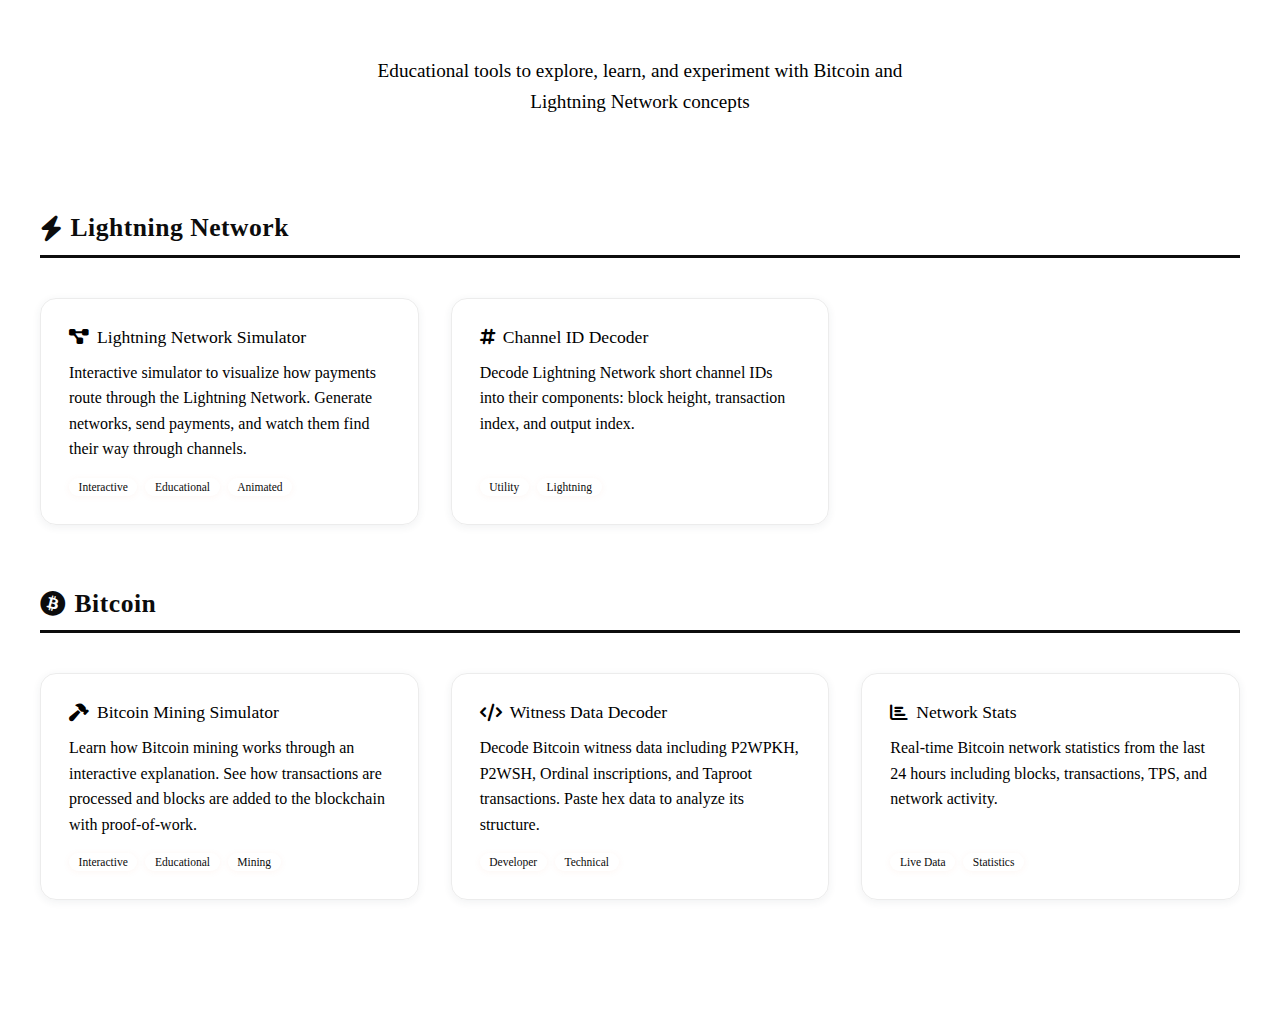
<file: index.html>
<!DOCTYPE html>
<html lang="en">
<head>
    <meta charset="UTF-8">
    <meta name="viewport" content="width=device-width, initial-scale=1.0">
    <title>Bitcoin Tools - Bitcoin Data Labs</title>
    
    <!-- Bitcoin Data Labs base styles -->
    <link rel="stylesheet" href="https://sorukumar.github.io/Bitcoin-Data-Labs/styles/styles.css">
    <!-- Font Awesome -->
    <link rel="stylesheet" href="https://cdnjs.cloudflare.com/ajax/libs/font-awesome/6.5.1/css/all.min.css">
    <!-- Shared tool styles -->
    <link rel="stylesheet" href="shared-tool-styles.css">
</head>
<body>
    <!-- Bitcoin Data Labs Header -->
    <div id="header"></div>
    
    <!-- Hero Section -->
    <div class="tools-hero">
        <p>Educational tools to explore, learn, and experiment with Bitcoin and Lightning Network concepts</p>
    </div>
    
    <!-- Tools Container -->
    <div class="tools-container">
        <!-- Lightning Network Tools -->
        <section>
            <h2 class="section-title">
                <i class="fas fa-bolt"></i>
                Lightning Network
            </h2>
            <div class="tools-grid">
                <a href="lnsimulator/lnsimulator.html" class="tool-card">
                    <h3><i class="fas fa-project-diagram"></i> Lightning Network Simulator</h3>
                    <p>Interactive simulator to visualize how payments route through the Lightning Network. Generate networks, send payments, and watch them find their way through channels.</p>
                    <div class="tool-tags">
                        <span class="tool-tag">Interactive</span>
                        <span class="tool-tag">Educational</span>
                        <span class="tool-tag">Animated</span>
                    </div>
                </a>
                
                <a href="LNChannelIDDecoder/index.html" class="tool-card">
                    <h3><i class="fas fa-hashtag"></i> Channel ID Decoder</h3>
                    <p>Decode Lightning Network short channel IDs into their components: block height, transaction index, and output index.</p>
                    <div class="tool-tags">
                        <span class="tool-tag">Utility</span>
                        <span class="tool-tag">Lightning</span>
                    </div>
                </a>
            </div>
        </section>
        
        <!-- Bitcoin Tools -->
        <section>
            <h2 class="section-title">
                <i class="fab fa-bitcoin"></i>
                Bitcoin
            </h2>
            <div class="tools-grid">
                <a href="btcminingsimulator/index.html" class="tool-card">
                    <h3><i class="fas fa-hammer"></i> Bitcoin Mining Simulator</h3>
                    <p>Learn how Bitcoin mining works through an interactive explanation. See how transactions are processed and blocks are added to the blockchain with proof-of-work.</p>
                    <div class="tool-tags">
                        <span class="tool-tag">Interactive</span>
                        <span class="tool-tag">Educational</span>
                        <span class="tool-tag">Mining</span>
                    </div>
                </a>
                
                <a href="BitcoinWitnessDataDecoder/index.html" class="tool-card">
                    <h3><i class="fas fa-code"></i> Witness Data Decoder</h3>
                    <p>Decode Bitcoin witness data including P2WPKH, P2WSH, Ordinal inscriptions, and Taproot transactions. Paste hex data to analyze its structure.</p>
                    <div class="tool-tags">
                        <span class="tool-tag">Developer</span>
                        <span class="tool-tag">Technical</span>
                    </div>
                </a>
                
                <a href="BitcoinBasicStats/index.html" class="tool-card">
                    <h3><i class="fas fa-chart-bar"></i> Network Stats</h3>
                    <p>Real-time Bitcoin network statistics from the last 24 hours including blocks, transactions, TPS, and network activity.</p>
                    <div class="tool-tags">
                        <span class="tool-tag">Live Data</span>
                        <span class="tool-tag">Statistics</span>
                    </div>
                </a>
            </div>
        </section>
    </div>
    
    <!-- Bitcoin Data Labs Footer -->
    <div id="footer"></div>

    <!-- Bitcoin Data Labs App Components -->
    <script src="https://sorukumar.github.io/Bitcoin-Data-Labs/components/app-components.js"></script>
    <script>
        BitcoinLabsAppComponents.init({
            isApp: true,
            appName: 'Tools',
            appHomeUrl: window.location.href
        });
    </script>
</body>
</html>
</file>
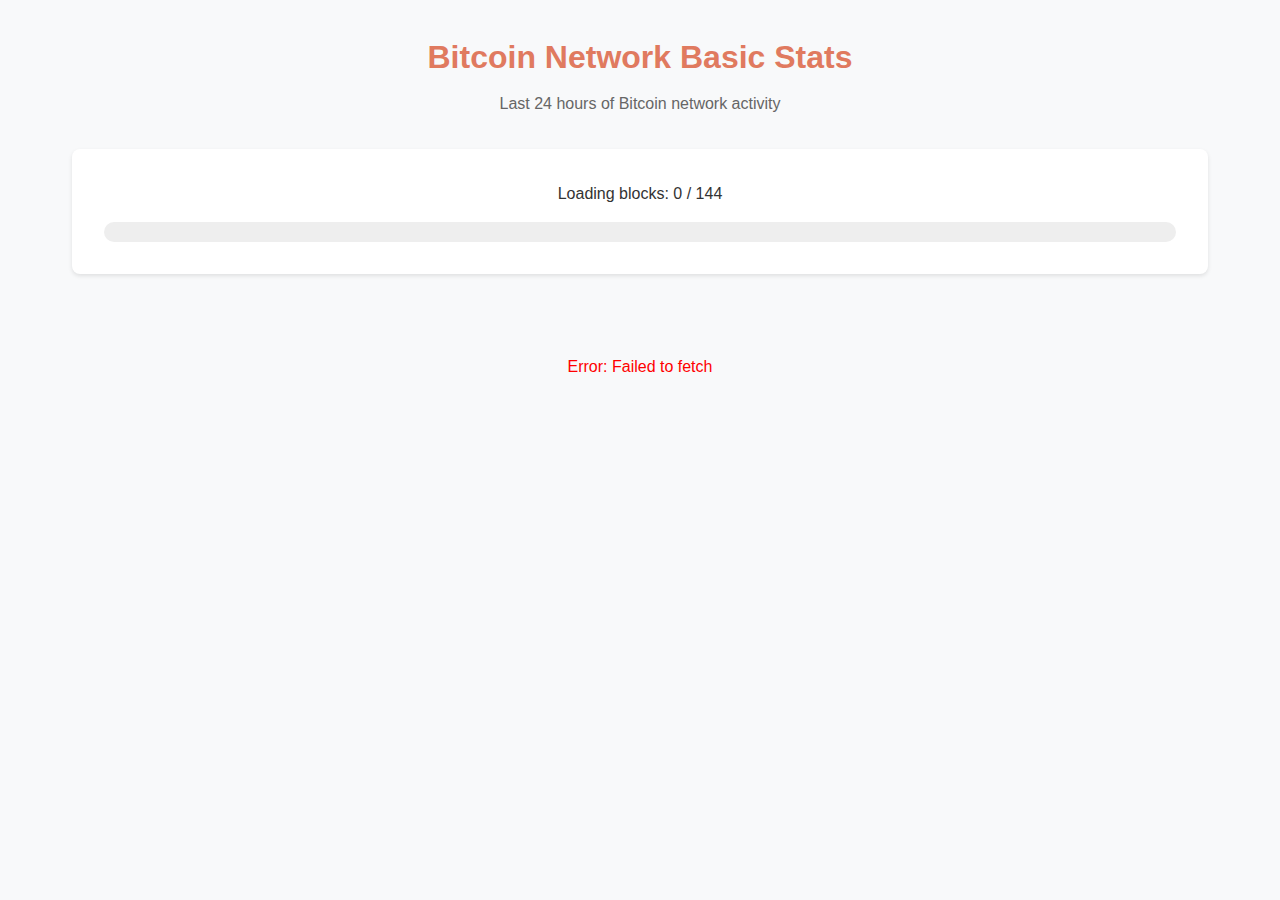
<file: BitcoinBasicStats/index.html>
<!DOCTYPE html>
<html>
<head>
    <meta charset="UTF-8">
    <meta name="viewport" content="width=device-width, initial-scale=1.0">
    <title>Bitcoin Data Labs</title>
    <link rel="stylesheet" href="styles.css">
</head>
<body>
    <div class="container">
        <header>
            <h1>Bitcoin Network Basic Stats</h1>
            <p class="subtitle">Last 24 hours of Bitcoin network activity</p>
        </header>

        <div id="loading" class="loading-section">
            <div class="loading-text">
                Loading blocks: <span id="currentBlock">0</span> / <span id="totalBlocks">144</span>
            </div>
            <div class="progress-bar">
                <div id="progress" class="progress"></div>
            </div>
        </div>

        <div id="content" class="content hidden">
            <section class="summary-section">
                <h2>Network Summary</h2>
                <div id="summaryMetrics" class="metrics-grid"></div>
            </section>

            <section class="hourly-section">
                <h2>Hourly Breakdown</h2>
                <div class="table-container">
                    <table id="hourlyMetrics">
                        <thead>
                            <tr>
                                <th>Hour</th>
                                <th>Blocks</th>
                                <th>Transactions</th>
                                <th>TPS</th>
                                <!-- <th>BTC Volume</th> -->
                                <!-- <th>BTC per Block</th> -->
                                <!-- <th>BTC per Second</th> -->
                                <th>Size (MB)</th>
                                
                            </tr>
                        </thead>
                        <tbody></tbody>
                    </table>
                </div>
            </section>
        </div>
    </div>
    <script src="script.js"></script>
</body>
</html>
</file>
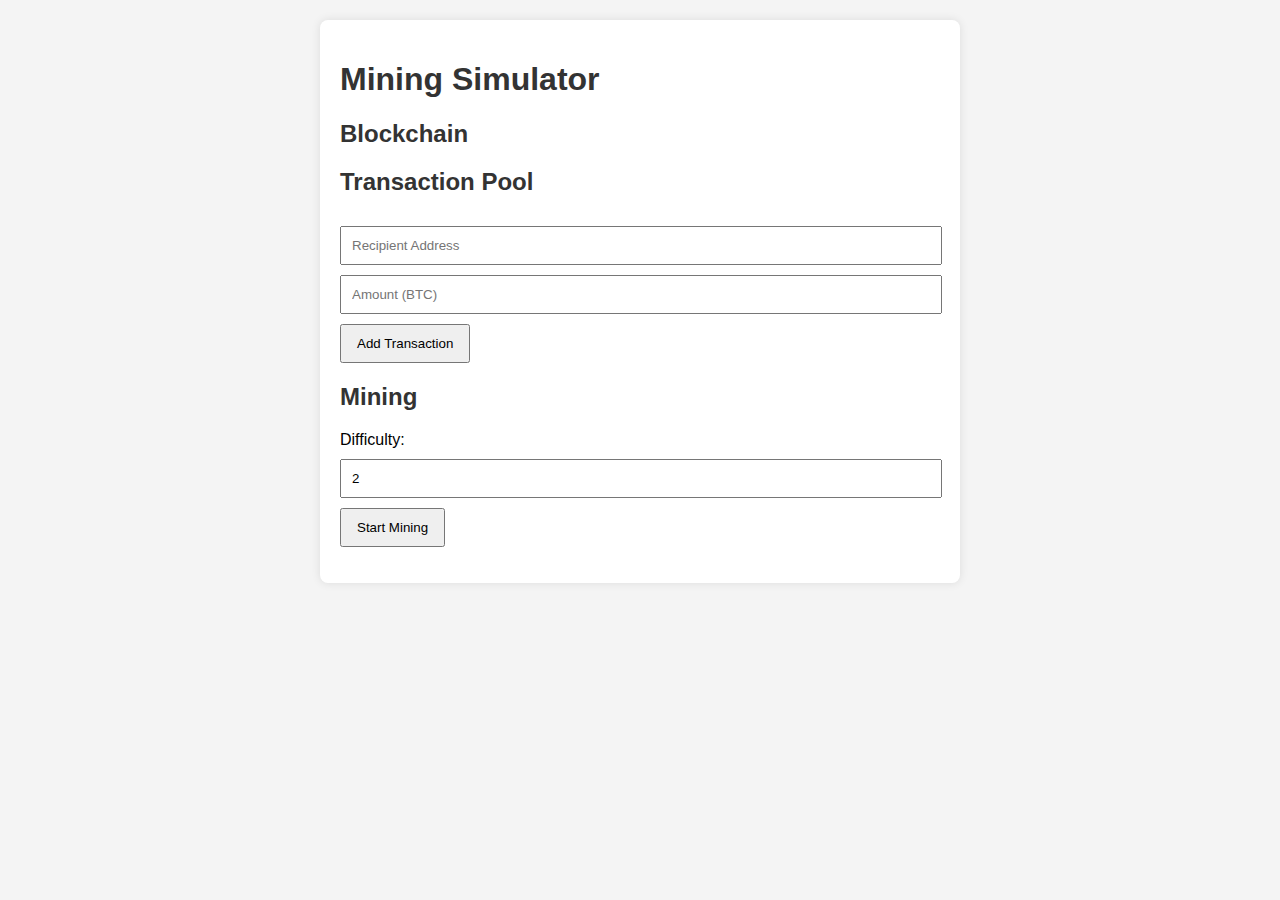
<file: bitcoinsimulator/index.html>
<!DOCTYPE html>
<html lang="en">
<head>
    <meta charset="UTF-8">
    <meta name="viewport" content="width=device-width, initial-scale=1.0">
    <title>Mining Simulator</title>
    <link rel="stylesheet" href="styles.css">
</head>
<body>
    <div class="container">
        <h1>Mining Simulator</h1>
        <div id="blockchain">
            <h2>Blockchain</h2>
            <div id="blocks"></div>
        </div>
        <div id="transactionPool">
            <h2>Transaction Pool</h2>
            <input type="text" id="recipient" placeholder="Recipient Address">
            <input type="number" id="amount" placeholder="Amount (BTC)">
            <button id="addTransaction">Add Transaction</button>
            <div id="transactionList"></div>
        </div>
        <div id="mining">
            <h2>Mining</h2>
            <label for="difficulty">Difficulty:</label>
            <input type="number" id="difficulty" value="2" min="1" max="5">
            <button id="startMining">Start Mining</button>
            <p id="miningStatus"></p>
        </div>
    </div>
    <script src="script.js"></script>
</body>
</html>
</file>
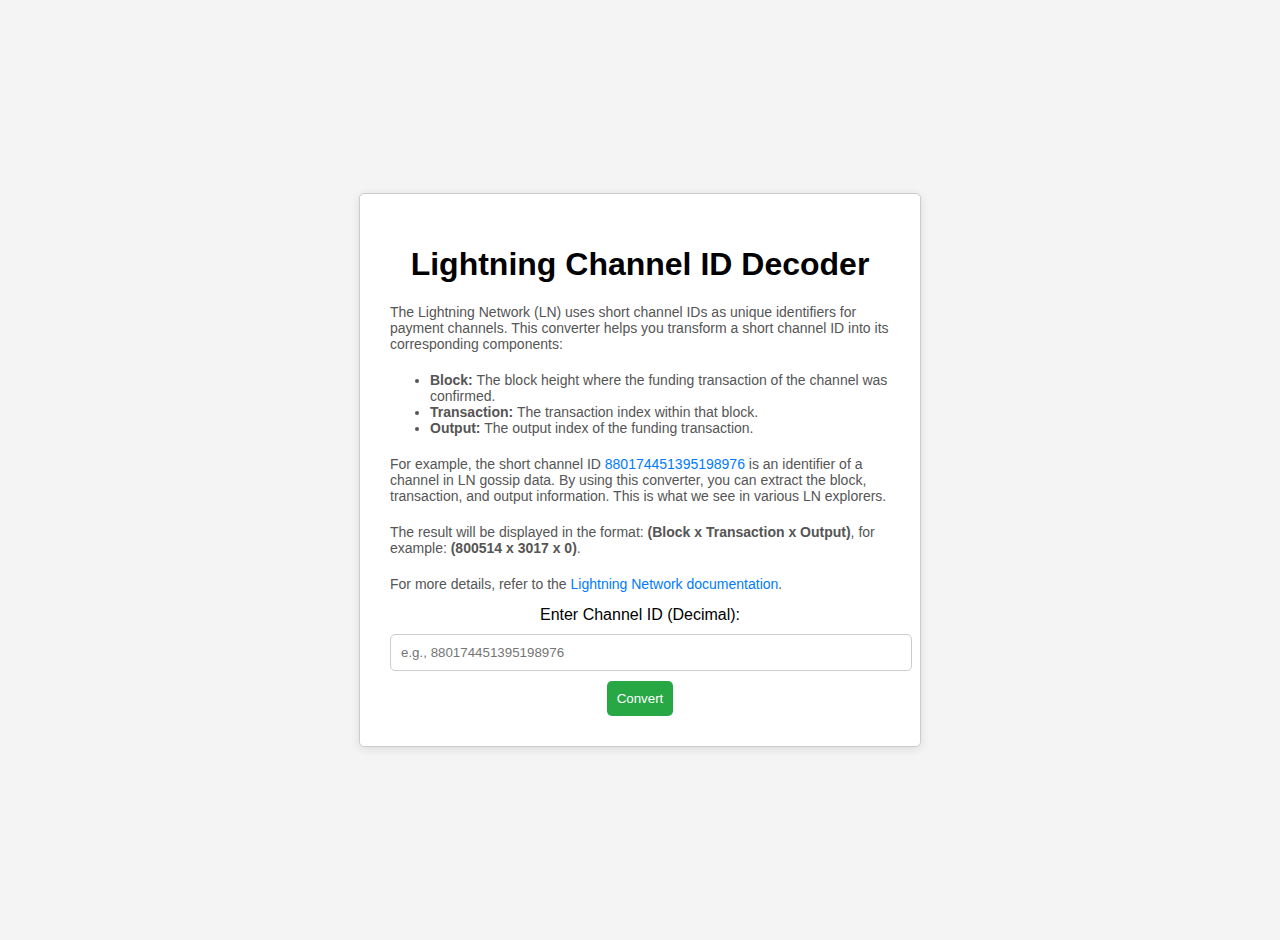
<file: LNChannelIDDecoder/index.html>
<!DOCTYPE html>
<html lang="en">
<head>
    <meta charset="UTF-8">
    <meta name="viewport" content="width=device-width, initial-scale=1.0">
    <title>Lightning Network Channel ID Decoder</title>
    <style>
        body {
            font-family: Arial, sans-serif;
            margin: 0;
            padding: 20px;
            background-color: #f4f4f4;
            display: flex;
            justify-content: center;
            align-items: center;
            height: 100vh;
        }
        .container {
            background-color: white;
            padding: 30px; /* Increased padding for a larger box */
            border: 1px solid #ccc;
            border-radius: 5px;
            box-shadow: 0 2px 10px rgba(0, 0, 0, 0.1);
            max-width: 500px; /* Increased max-width for a larger box */
            text-align: center;
        }
        input[type="text"] {
            width: 100%;
            padding: 10px;
            margin: 10px 0;
            border: 1px solid #ccc;
            border-radius: 5px;
        }
        button {
            padding: 10px;
            background-color: #28a745;
            color: white;
            border: none;
            border-radius: 5px;
            cursor: pointer;
        }
        button:hover {
            background-color: #218838;
        }
        .result {
            margin-top: 20px;
            padding: 10px;
            border: 1px solid #007bff;
            border-radius: 5px;
            background-color: #e9f7ff;
        }
        .explanation {
            margin-top: 20px;
            font-size: 14px;
            color: #555;
            text-align: left; /* Align text to the left for better readability */
        }
        a {
            color: #007bff;
            text-decoration: none;
        }
        a:hover {
            text-decoration: underline;
        }
    </style>
</head>
<body>
    <div class="container">
        <h1>Lightning Channel ID Decoder</h1>
        <p class="explanation">
            The Lightning Network (LN) uses short channel IDs as unique identifiers for payment channels. 
            This converter helps you transform a short channel ID into its corresponding components:
        </p>
        <ul class="explanation">
            <li><strong>Block:</strong> The block height where the funding transaction of the channel was confirmed.</li>
            <li><strong>Transaction:</strong> The transaction index within that block.</li>
            <li><strong>Output:</strong> The output index of the funding transaction.</li>
        </ul>
        <p class="explanation">
            For example, the short channel ID 
            <a href="https://mempool.space/lightning/channel/880174451395198976" target="_blank">880174451395198976</a> 
            is an identifier of a channel in LN gossip data. By using this converter, you can extract the block, transaction, and output information. This is what we see in various LN explorers.
        </p>
        <p class="explanation">
            The result will be displayed in the format: <strong>(Block x Transaction x Output)</strong>, for example: <strong>(800514 x 3017 x 0)</strong>.
        </p>
        <p class="explanation">
            For more details, refer to the <a href="https://github.com/lightning/bolts/blob/master/07-routing-gossip.md" target="_blank">Lightning Network documentation</a>.
        </p>
        <label for="channelId">Enter Channel ID (Decimal):</label>
        <input type="text" id="channelId" placeholder="e.g., 880174451395198976">
        <button onclick="convertChannelId()">Convert</button>

        <div class="result" id="result" style="display:none;"></div>
    </div>

    <script>
        function extractBlockTxOutput(idValue) {
            const block = idValue >> 40n; // Extract block using BigInt
            const tx = (idValue >> 16n) & 0xFFFFFFn; // Extract transaction using BigInt
            const output = idValue & 0xFFFFn; // Extract output using BigInt
            console.log(`ID Value: ${idValue}, Block: ${block}, Transaction: ${tx}, Output: ${output}`); // Debugging log
            return { block, tx, output };
        }

        function convertChannelId() {
            const input = document.getElementById('channelId').value.trim();
            const idValue = BigInt(input); // Convert string to BigInt

            // Check if the input is a valid number
            if (!/^\d+$/.test(input)) {
                alert("Please enter a valid decimal channel ID.");
                return;
            }

            const { block, tx, output } = extractBlockTxOutput(idValue);
            const resultDiv = document.getElementById('result');
            resultDiv.style.display = 'block';
            resultDiv.innerHTML = `
                <strong>Results:</strong><br>
                Block: ${block}<br>
                Transaction: ${tx}<br>
                Output: ${output}<br>
                Block-TX-Output: (${block} x ${tx} x ${output})
            `;
        }
    </script>
</body>
</html>
</file>
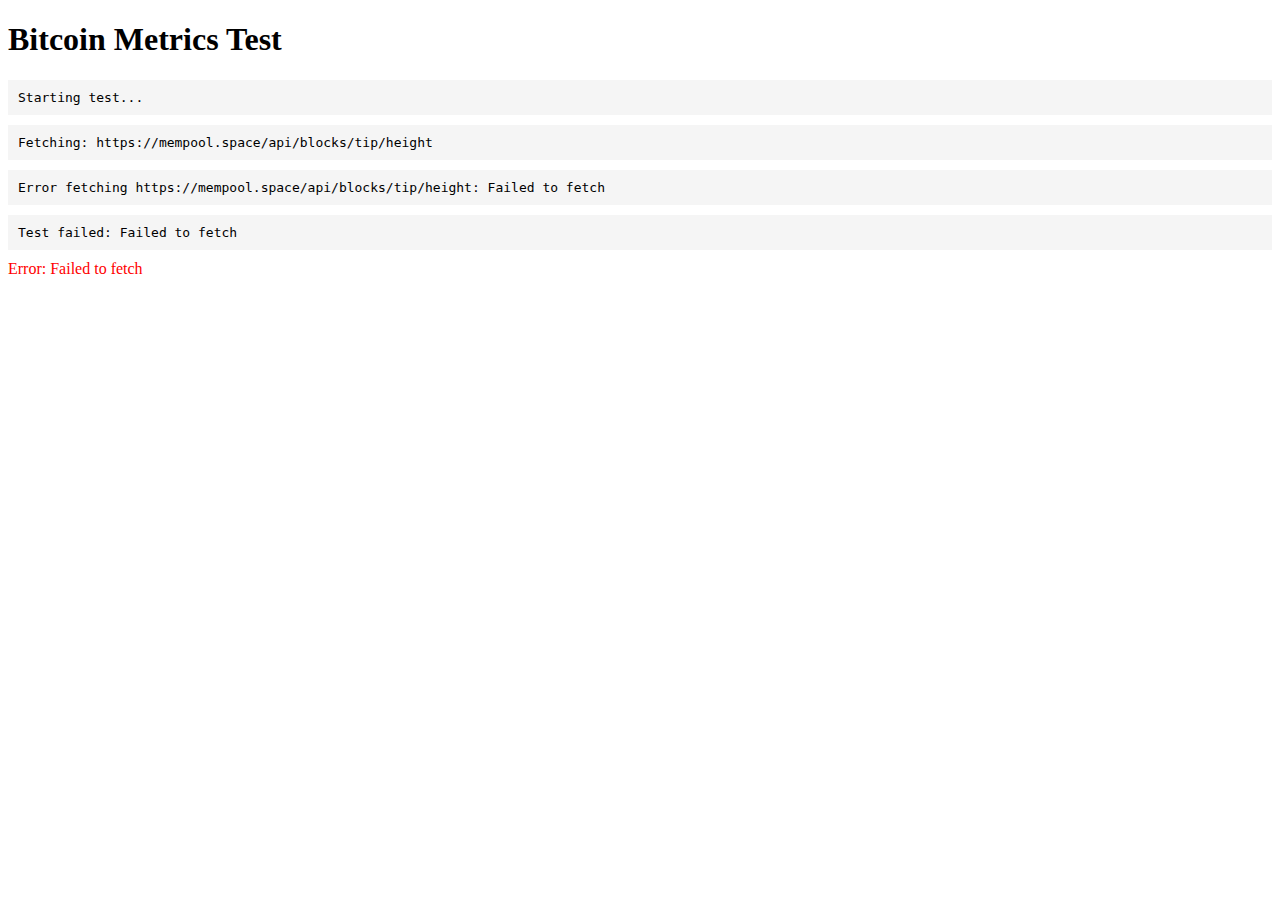
<file: BitcoinBasicStats/test-api.html>
<!DOCTYPE html>
<html>
<head>
    <title>Test Bitcoin Metrics Calculations</title>
    <style>
        .error { color: red; }
        .debug { 
            background: #f5f5f5;
            padding: 10px;
            margin: 10px 0;
            font-family: monospace;
        }
    </style>
</head>
<body>
    <h1>Bitcoin Metrics Test</h1>
    <div id="debug"></div>
    <div id="results"></div>

    <script>
        class MetricsTest {
            constructor() {
                this.API_BASE = 'https://mempool.space/api';
                this.TEST_BLOCKS = 3; // Reduced to 3 blocks
                this.debug = document.getElementById('debug');
                this.results = document.getElementById('results');
            }

            log(message, data = null) {
                console.log(message, data);
                this.debug.innerHTML += `
                    <div class="debug">
                        ${message}
                        ${data ? '<pre>' + JSON.stringify(data, null, 2) + '</pre>' : ''}
                    </div>`;
            }

            async fetchData(url) {
                this.log(`Fetching: ${url}`);
                try {
                    const response = await fetch(url);
                    if (!response.ok) {
                        throw new Error(`HTTP error! status: ${response.status}`);
                    }
                    const contentType = response.headers.get('content-type');
                    const data = contentType && contentType.includes('application/json') 
                        ? await response.json()
                        : await response.text();
                    this.log(`Success:`, data);
                    return data;
                } catch (error) {
                    this.log(`Error fetching ${url}: ${error.message}`);
                    throw error;
                }
            }

            async calculateTransactionVolume(tx) {
                try {
                    // Log the transaction we're processing
                    this.log('Processing transaction:', tx.txid);

                    const inputAddresses = new Set();
                    for (const input of tx.vin) {
                        if (input.prevout) {
                            inputAddresses.add(input.prevout.scriptpubkey_address);
                        }
                    }

                    let actualVolume = 0;
                    for (const output of tx.vout) {
                        if (output.scriptpubkey_address && !inputAddresses.has(output.scriptpubkey_address)) {
                            actualVolume += output.value;
                        }
                    }

                    this.log(`Transaction ${tx.txid} volume: ${actualVolume}`);
                    return actualVolume;
                } catch (error) {
                    this.log(`Error calculating volume for tx: ${error.message}`);
                    return 0;
                }
            }

            async fetchBlockData(hash) {
                try {
                    const blockInfo = await this.fetchData(`${this.API_BASE}/block/${hash}`);
                    this.log('Block info retrieved:', blockInfo);

                    // Get first transaction only for testing
                    const txids = await this.fetchData(`${this.API_BASE}/block/${hash}/txids`);
                    this.log(`Retrieved ${txids.length} transaction IDs`);

                    // Process only first 5 transactions for testing
                    let totalVolume = 0;
                    for (let i = 0; i < Math.min(5, txids.length); i++) {
                        const tx = await this.fetchData(`${this.API_BASE}/tx/${txids[i]}`);
                        const txVolume = await this.calculateTransactionVolume(tx);
                        totalVolume += txVolume;
                    }

                    return {
                        ...blockInfo,
                        totalVolume: totalVolume,
                        btcPerSecond: totalVolume / 600
                    };
                } catch (error) {
                    this.log(`Error processing block ${hash}: ${error.message}`);
                    throw error;
                }
            }

            async initialize() {
                try {
                    this.log('Starting test...');
                    
                    const latestHeight = await this.fetchData(`${this.API_BASE}/blocks/tip/height`);
                    this.log('Latest block height:', latestHeight);

                    const startHeight = latestHeight - this.TEST_BLOCKS + 1;
                    this.log(`Will process blocks from ${startHeight} to ${latestHeight}`);

                    for (let height = startHeight; height <= latestHeight; height++) {
                        this.log(`Processing block ${height}...`);
                        const hash = await this.fetchData(`${this.API_BASE}/block-height/${height}`);
                        const blockData = await this.fetchBlockData(hash);
                        this.log('Block data processed:', blockData);
                    }

                } catch (error) {
                    this.log(`Test failed: ${error.message}`);
                    this.results.innerHTML += `<div class="error">Error: ${error.message}</div>`;
                }
            }
        }

        // Initialize when page loads
        document.addEventListener('DOMContentLoaded', () => {
            const test = new MetricsTest();
            test.initialize();
        });
    </script>
</body>
</html>
</file>
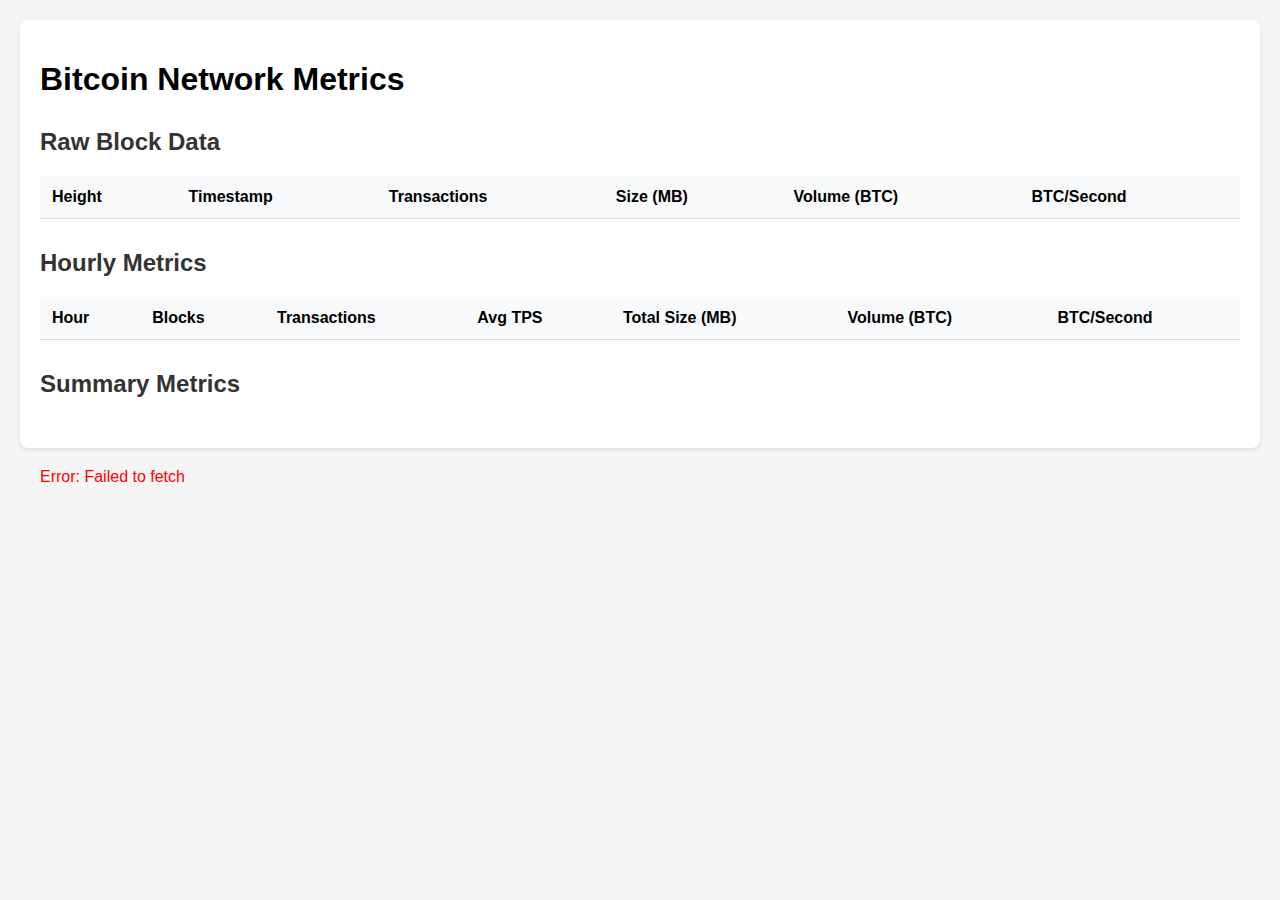
<file: BitcoinBasicStats/test-metrics.html>
<!DOCTYPE html>
<html>
<head>
    <title>Bitcoin Network Metrics</title>
    <style>
        body {
            font-family: Arial, sans-serif;
            margin: 20px;
            background: #f5f5f5;
        }
        .container {
            max-width: 1200px;
            margin: 0 auto;
            background: white;
            padding: 20px;
            border-radius: 8px;
            box-shadow: 0 2px 4px rgba(0,0,0,0.1);
        }
        table {
            width: 100%;
            border-collapse: collapse;
            margin: 20px 0;
        }
        th, td {
            padding: 12px;
            text-align: left;
            border-bottom: 1px solid #ddd;
        }
        th {
            background-color: #f8f9fa;
            font-weight: bold;
        }
        .section {
            margin: 30px 0;
        }
        .section-title {
            color: #333;
            margin-bottom: 15px;
        }
        .metric-card {
            background: #f8f9fa;
            padding: 15px;
            border-radius: 4px;
            margin: 10px 0;
        }
        .metric-label {
            font-weight: bold;
            color: #666;
        }
        .metric-value {
            font-size: 1.2em;
            color: #333;
        }
    </style>
</head>
<body>
    <div class="container">
        <h1>Bitcoin Network Metrics</h1>

        <div class="section">
            <h2 class="section-title">Raw Block Data</h2>
            <table id="rawData">
                <thead>
                    <tr>
                        <th>Height</th>
                        <th>Timestamp</th>
                        <th>Transactions</th>
                        <th>Size (MB)</th>
                        <th>Volume (BTC)</th>
                        <th>BTC/Second</th>
                    </tr>
                </thead>
                <tbody></tbody>
            </table>
        </div>

        <div class="section">
            <h2 class="section-title">Hourly Metrics</h2>
            <table id="hourlyMetrics">
                <thead>
                    <tr>
                        <th>Hour</th>
                        <th>Blocks</th>
                        <th>Transactions</th>
                        <th>Avg TPS</th>
                        <th>Total Size (MB)</th>
                        <th>Volume (BTC)</th>
                        <th>BTC/Second</th>
                    </tr>
                </thead>
                <tbody></tbody>
            </table>
        </div>

        <div class="section">
            <h2 class="section-title">Summary Metrics</h2>
            <div id="summaryMetrics"></div>
        </div>
    </div>

    <script>
        class BitcoinMetrics {
            constructor() {
                this.API_BASE = 'https://mempool.space/api';
                this.TEST_BLOCKS = 20; // Increased to 20 blocks
                this.blocks = [];
            }

            satoshiToBTC(satoshi) {
                return (satoshi / 100000000).toFixed(8);
            }

            formatNumber(num) {
                return new Intl.NumberFormat().format(num);
            }

            async fetchData(url) {
                const response = await fetch(url);
                if (!response.ok) {
                    throw new Error(`HTTP error! status: ${response.status}`);
                }
                return response.headers.get('content-type')?.includes('application/json')
                    ? await response.json()
                    : await response.text();
            }

            async calculateTransactionVolume(tx) {
                const inputAddresses = new Set();
                for (const input of tx.vin) {
                    if (input.prevout) {
                        inputAddresses.add(input.prevout.scriptpubkey_address);
                    }
                }

                let actualVolume = 0;
                for (const output of tx.vout) {
                    if (output.scriptpubkey_address && !inputAddresses.has(output.scriptpubkey_address)) {
                        actualVolume += output.value;
                    }
                }
                return actualVolume;
            }

            async processBlock(hash) {
                const blockInfo = await this.fetchData(`${this.API_BASE}/block/${hash}`);
                const txids = await this.fetchData(`${this.API_BASE}/block/${hash}/txids`);

                let totalVolume = 0;
                // Process first 10 transactions for performance
                const txsToProcess = txids.slice(0, 10);
                for (const txid of txsToProcess) {
                    const tx = await this.fetchData(`${this.API_BASE}/tx/${txid}`);
                    const txVolume = await this.calculateTransactionVolume(tx);
                    totalVolume += txVolume;
                }

                return {
                    height: blockInfo.height,
                    timestamp: blockInfo.timestamp,
                    tx_count: blockInfo.tx_count,
                    size: blockInfo.size,
                    totalVolume: totalVolume,
                    btcPerSecond: totalVolume / 600
                };
            }

            updateRawData() {
                const tbody = document.querySelector('#rawData tbody');
                tbody.innerHTML = this.blocks.map(block => `
                    <tr>
                        <td>${block.height}</td>
                        <td>${new Date(block.timestamp * 1000).toLocaleString()}</td>
                        <td>${this.formatNumber(block.tx_count)}</td>
                        <td>${(block.size / 1024 / 1024).toFixed(2)}</td>
                        <td>${this.satoshiToBTC(block.totalVolume)}</td>
                        <td>${this.satoshiToBTC(block.btcPerSecond)}</td>
                    </tr>
                `).join('');
            }

            updateHourlyMetrics() {
                const hourlyData = {};

                this.blocks.forEach(block => {
                    const date = new Date(block.timestamp * 1000);
                    const hourKey = `${date.getFullYear()}-${String(date.getMonth() + 1).padStart(2, '0')}-${String(date.getDate()).padStart(2, '0')} ${String(date.getHours()).padStart(2, '0')}:00`;

                    if (!hourlyData[hourKey]) {
                        hourlyData[hourKey] = {
                            blocks: 0,
                            transactions: 0,
                            size: 0,
                            totalVolume: 0,
                            avgTps: 0,
                            btcPerSecond: 0
                        };
                    }

                    hourlyData[hourKey].blocks++;
                    hourlyData[hourKey].transactions += block.tx_count;
                    hourlyData[hourKey].size += block.size;
                    hourlyData[hourKey].totalVolume += block.totalVolume;
                    hourlyData[hourKey].avgTps = (
                        hourlyData[hourKey].transactions /
                        (hourlyData[hourKey].blocks * 600)
                    ).toFixed(2);
                    hourlyData[hourKey].btcPerSecond = hourlyData[hourKey].totalVolume / (hourlyData[hourKey].blocks * 600);
                });

                const tbody = document.querySelector('#hourlyMetrics tbody');
                tbody.innerHTML = Object.entries(hourlyData).map(([hour, data]) => `
                    <tr>
                        <td>${hour}</td>
                        <td>${data.blocks}</td>
                        <td>${this.formatNumber(data.transactions)}</td>
                        <td>${data.avgTps}</td>
                        <td>${(data.size / 1024 / 1024).toFixed(2)}</td>
                        <td>${this.satoshiToBTC(data.totalVolume)}</td>
                        <td>${this.satoshiToBTC(data.btcPerSecond)}</td>
                    </tr>
                `).join('');
            }

            updateSummaryMetrics() {
                const summary = {
                    totalBlocks: this.blocks.length,
                    totalTransactions: this.blocks.reduce((sum, block) => sum + block.tx_count, 0),
                    totalSize: this.blocks.reduce((sum, block) => sum + block.size, 0),
                    totalVolume: this.blocks.reduce((sum, block) => sum + block.totalVolume, 0),
                    avgBtcPerSecond: this.blocks.reduce((sum, block) => sum + block.btcPerSecond, 0) / this.blocks.length,
                    timeSpan: (
                        this.blocks[0].timestamp -
                        this.blocks[this.blocks.length - 1].timestamp
                    ) / 3600
                };

                document.getElementById('summaryMetrics').innerHTML = `
                    <div class="metric-card">
                        <div class="metric-label">Total Blocks</div>
                        <div class="metric-value">${summary.totalBlocks}</div>
                    </div>
                    <div class="metric-card">
                        <div class="metric-label">Total Transactions</div>
                        <div class="metric-value">${this.formatNumber(summary.totalTransactions)}</div>
                    </div>
                    <div class="metric-card">
                        <div class="metric-label">Average TPS</div>
                        <div class="metric-value">${(summary.totalTransactions / (summary.totalBlocks * 600)).toFixed(2)}</div>
                    </div>
                    <div class="metric-card">
                        <div class="metric-label">Total Size</div>
                        <div class="metric-value">${(summary.totalSize / 1024 / 1024).toFixed(2)} MB</div>
                    </div>
                    <div class="metric-card">
                        <div class="metric-label">Total Volume</div>
                        <div class="metric-value">${this.satoshiToBTC(summary.totalVolume)} BTC</div>
                    </div>
                    <div class="metric-card">
                        <div class="metric-label">Average BTC/Second</div>
                        <div class="metric-value">${this.satoshiToBTC(summary.avgBtcPerSecond)} BTC</div>
                    </div>
                    <div class="metric-card">
                        <div class="metric-label">Time Span</div>
                        <div class="metric-value">${summary.timeSpan.toFixed(2)} hours</div>
                    </div>
                `;
            }

            async initialize() {
                try {
                    const latestHeight = await this.fetchData(`${this.API_BASE}/blocks/tip/height`);
                    const startHeight = latestHeight - this.TEST_BLOCKS + 1;

                    for (let height = startHeight; height <= latestHeight; height++) {
                        const hash = await this.fetchData(`${this.API_BASE}/block-height/${height}`);
                        const blockData = await this.processBlock(hash);
                        this.blocks.push(blockData);
                        this.updateRawData();
                        this.updateHourlyMetrics();
                        this.updateSummaryMetrics();
                    }
                } catch (error) {
                    console.error('Error:', error);
                    document.body.innerHTML += `
                        <div style="color: red; padding: 20px;">
                            Error: ${error.message}
                        </div>
                    `;
                }
            }
        }

        document.addEventListener('DOMContentLoaded', () => {
            const metrics = new BitcoinMetrics();
            metrics.initialize();
        });
    </script>
</body>
</html>
</file>
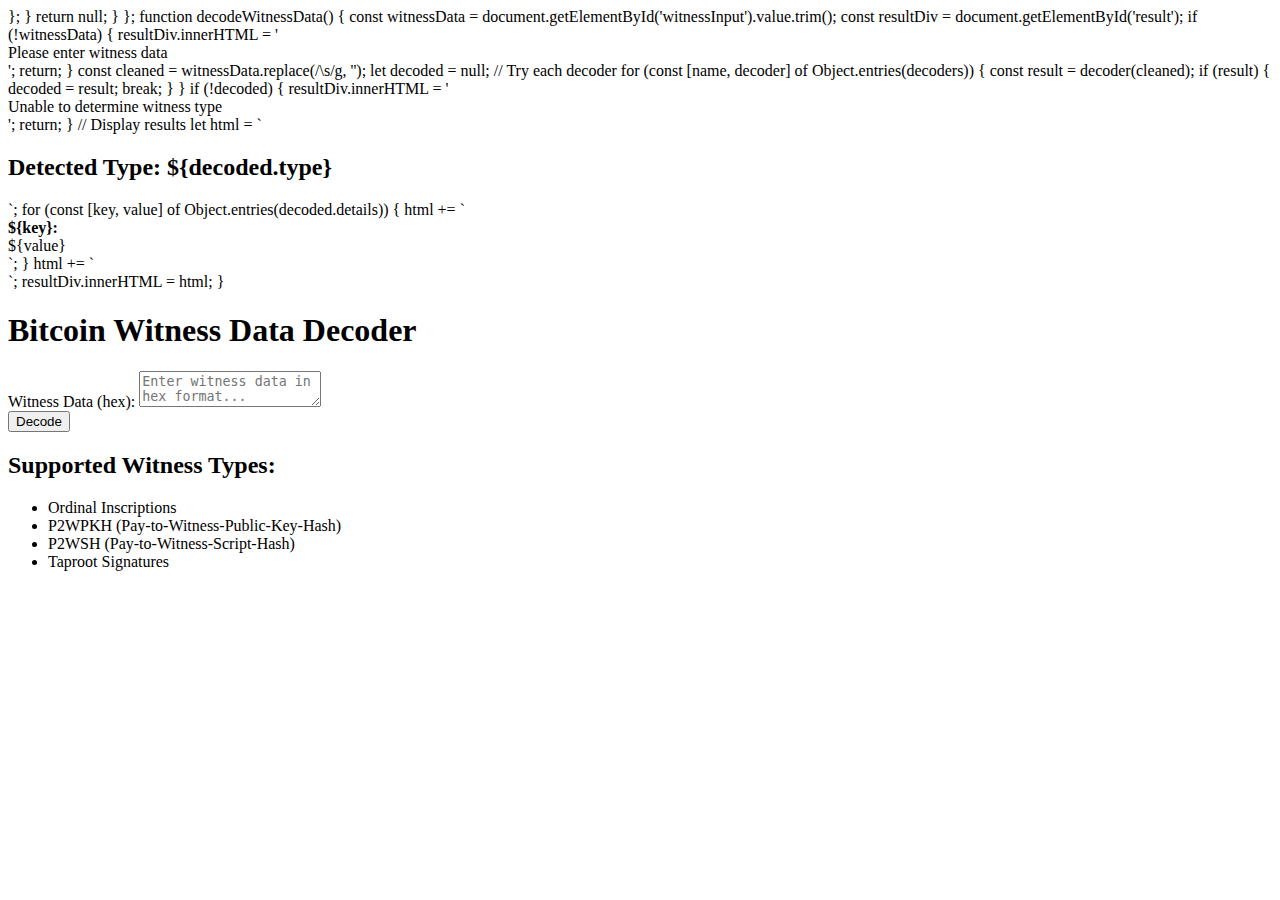
<file: BitcoinWitnessDataDecoder/witnessdecoder.html>
<!DOCTYPE html>
                    };
                }
                return null;
            }
        };

        function decodeWitnessData() {
            const witnessData = document.getElementById('witnessInput').value.trim();
            const resultDiv = document.getElementById('result');
            
            if (!witnessData) {
                resultDiv.innerHTML = '<div class="text-red-500">Please enter witness data</div>';
                return;
            }

            const cleaned = witnessData.replace(/\s/g, '');
            let decoded = null;

            // Try each decoder
            for (const [name, decoder] of Object.entries(decoders)) {
                const result = decoder(cleaned);
                if (result) {
                    decoded = result;
                    break;
                }
            }

            if (!decoded) {
                resultDiv.innerHTML = '<div class="text-red-500">Unable to determine witness type</div>';
                return;
            }

            // Display results
            let html = `
                <div class="bg-gray-100 p-4 rounded-lg">
                    <h2 class="text-xl font-bold mb-2">Detected Type: ${decoded.type}</h2>
                    <div class="space-y-2">
            `;

            for (const [key, value] of Object.entries(decoded.details)) {
                html += `
                    <div>
                        <strong class="text-gray-700">${key}:</strong>
                        <div class="break-all bg-white p-2 rounded mt-1">${value}</div>
                    </div>
                `;
            }

            html += `</div></div>`;
            resultDiv.innerHTML = html;
        }
    </script>
</head>
<body class="bg-gray-50 min-h-screen p-8">
    <div class="max-w-4xl mx-auto">
        <h1 class="text-3xl font-bold mb-8 text-center">Bitcoin Witness Data Decoder</h1>
        
        <div class="bg-white p-6 rounded-lg shadow-md">
            <div class="mb-4">
                <label class="block text-gray-700 text-sm font-bold mb-2" for="witnessInput">
                    Witness Data (hex):
                </label>
                <textarea 
                    id="witnessInput"
                    class="w-full p-3 border rounded-lg h-32 font-mono text-sm"
                    placeholder="Enter witness data in hex format..."
                ></textarea>
            </div>

            <button 
                onclick="decodeWitnessData()"
                class="bg-blue-500 text-white px-6 py-2 rounded-lg hover:bg-blue-600 transition-colors"
            >
                Decode
            </button>

            <div id="result" class="mt-6"></div>
        </div>

        <div class="mt-8 bg-white p-6 rounded-lg shadow-md">
            <h2 class="text-xl font-bold mb-4">Supported Witness Types:</h2>
            <ul class="list-disc pl-5 space-y-2">
                <li>Ordinal Inscriptions</li>
                <li>P2WPKH (Pay-to-Witness-Public-Key-Hash)</li>
                <li>P2WSH (Pay-to-Witness-Script-Hash)</li>
                <li>Taproot Signatures</li>
            </ul>
        </div>
    </div>
</body>
</html>
</file>
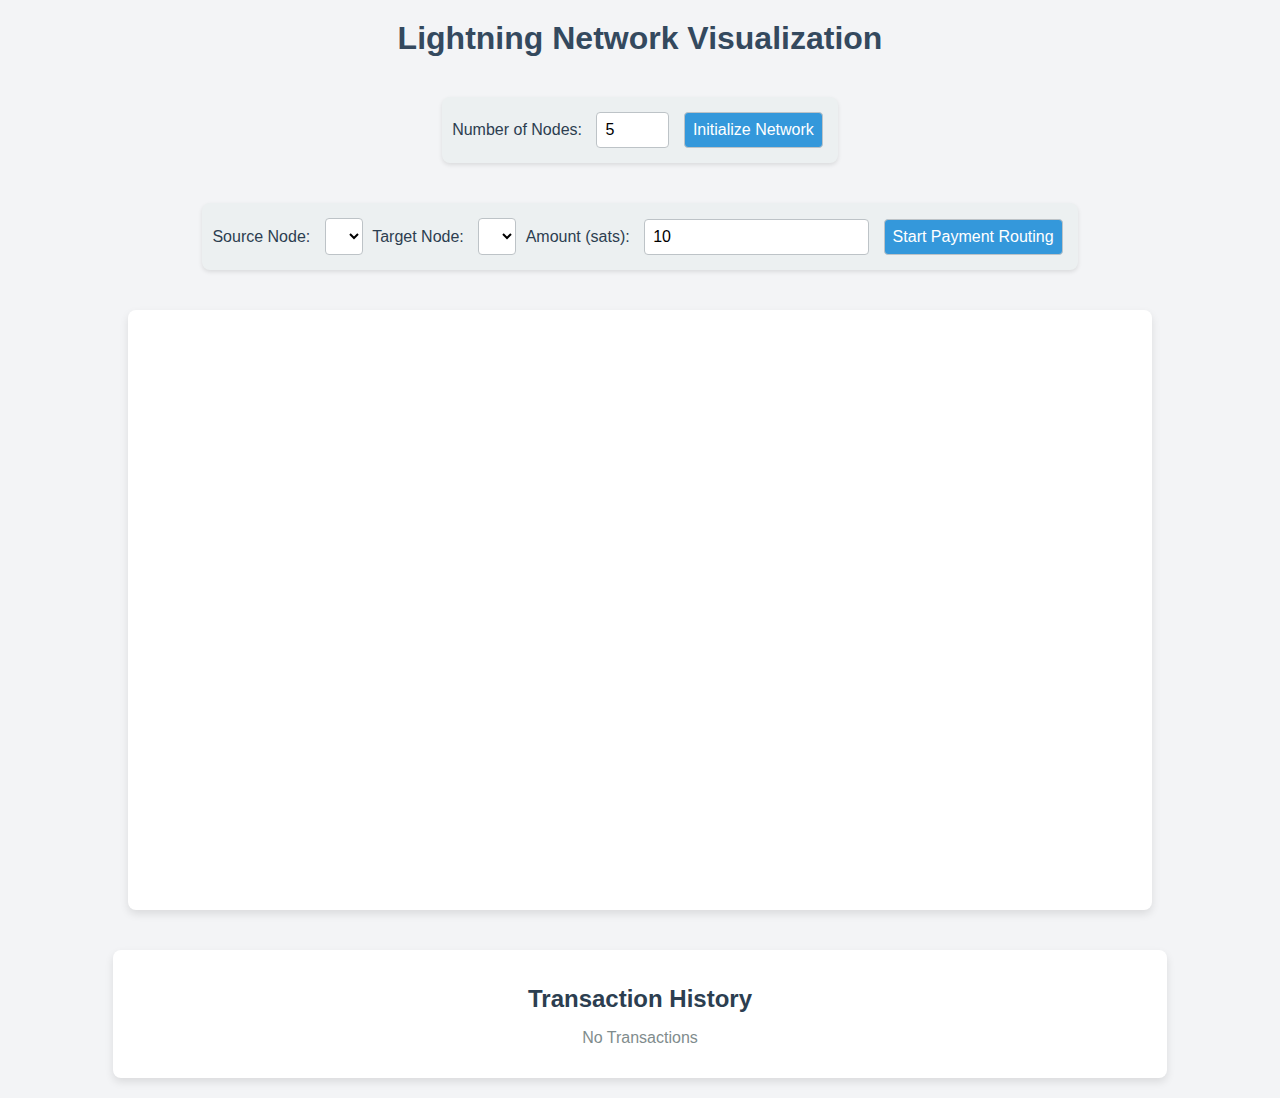
<file: lnsimulator/lnsimulator.html>
<!DOCTYPE html>
<html lang="en">
<head>
    <meta charset="UTF-8">
    <meta name="viewport" content="width=device-width, initial-scale=1.0">
    <title>Lightning Network Visualization</title>
    <style>
        body {
            font-family: 'Roboto', Arial, sans-serif;
            margin: 0;
            padding: 0;
            background: #f3f4f6;
            color: #2c3e50;
            display: flex;
            flex-direction: column;
            align-items: center;
        }

        h1 {
            color: #34495e;
            margin: 20px 0;
            font-size: 2rem;
        }

        .select-container {
            margin: 20px;
            background: #ecf0f1;
            padding: 10px;
            border-radius: 8px;
            box-shadow: 0 2px 4px rgba(0, 0, 0, 0.1);
            display: inline-block;
        }

        label {
            font-size: 1rem;
            margin-right: 5px;
        }

        input, select, button {
            margin: 5px;
            padding: 8px;
            border: 1px solid #bdc3c7;
            border-radius: 4px;
            font-size: 1rem;
            outline: none;
            background: white;
        }

        button {
            background: #3498db;
            color: white;
            cursor: pointer;
        }

        button:hover {
            background: #2980b9;
        }

        svg {
            width: 80%;
            height: 600px;
            margin: 20px 0;
            background: #ffffff;
            box-shadow: 0 4px 8px rgba(0, 0, 0, 0.1);
            border-radius: 8px;
        }

        .node {
            stroke: #ffffff;
            stroke-width: 2px;
            cursor: pointer;
        }

        .node:hover {
            stroke: #34495e;
            stroke-width: 3px;
        }

        .link {
            stroke: #7f8c8d;
            stroke-opacity: 0.7;
        }

        .highlight-node {
            fill: #e74c3c;
        }

        .highlight-link {
            stroke: #e67e22;
            stroke-width: 3px;
        }

        .label {
            font-size: 12px;
            fill: #34495e;
            font-weight: bold;
        }

        #transaction-history {
            margin: 20px auto;
            text-align: center;
            width: 80%;
            background: #ffffff;
            padding: 15px;
            border-radius: 8px;
            box-shadow: 0 4px 8px rgba(0, 0, 0, 0.1);
        }

        #transaction-history h2 {
            color: #2c3e50;
            font-size: 1.5rem;
            margin-bottom: 10px;
        }

        #transaction-history p {
            font-size: 1rem;
            color: #7f8c8d;
        }
    </style>
</head>
<body>
    <h1>Lightning Network Visualization</h1>
    <div class="select-container">
        <label for="nodeCount">Number of Nodes:</label>
        <input id="nodeCount" type="number" value="5" min="3" max="20">
        <button onclick="initializeNetwork()">Initialize Network</button>
    </div>
    <div class="select-container">
        <label for="sourceNode">Source Node:</label>
        <select id="sourceNode"></select>
        <label for="targetNode">Target Node:</label>
        <select id="targetNode"></select>
        <label for="satsAmount">Amount (sats):</label>
        <input id="satsAmount" type="number" value="10" min="1">
        <button onclick="startPaymentRouting()">Start Payment Routing</button>
    </div>
    <svg id="network"></svg>

    <div id="transaction-history">
        <h2>Transaction History</h2>
        <p>No Transactions</p>
    </div>

    <script src="https://d3js.org/d3.v7.min.js"></script>
    <script> let nodes = [];
        let links = [];
        let path = [];
        let simulation;
        let transactionHistory = [];

        // Initialize the network
        function initializeNetwork() {
            const nodeCount = parseInt(document.getElementById("nodeCount").value, 10);
            createConnectedNetwork(nodeCount);
            populateNodeSelectors();
            drawNetwork();
            updateTransactionHistory();
        }

        // Create a connected network with weights
        function createConnectedNetwork(nodeCount) {
            nodes = Array.from({ length: nodeCount }, (_, i) => ({
                id: i,
                sats: Math.floor(Math.random() * 100) + 50 // Random capacity for each node
            }));

            links = [];

            // Create a spanning tree to ensure all nodes are connected
            for (let i = 1; i < nodeCount; i++) {
                const parent = Math.floor(Math.random() * i);
                const sats = Math.floor(Math.random() * 50) + 10; // Random weight
                links.push({ source: parent, target: i, sats });
            }

            // Add random extra links
            for (let i = 0; i < nodeCount; i++) {
                const u = Math.floor(Math.random() * nodeCount);
                const v = Math.floor(Math.random() * nodeCount);
                if (
                    u !== v &&
                    !links.some(link => (link.source === u && link.target === v) || (link.source === v && link.target === u))
                ) {
                    const sats = Math.floor(Math.random() * 50) + 10;
                    links.push({ source: u, target: v, sats });
                }
            }
        }

        // Populate dropdowns
        function populateNodeSelectors() {
            const sourceSelect = document.getElementById("sourceNode");
            const targetSelect = document.getElementById("targetNode");

            sourceSelect.innerHTML = "";
            targetSelect.innerHTML = "";

            nodes.forEach(node => {
                const option = document.createElement("option");
                option.value = node.id;
                option.text = `Node ${node.id} `;
                sourceSelect.appendChild(option);

                const optionCopy = option.cloneNode(true);
                targetSelect.appendChild(optionCopy);
            });
        }

        // Find the best path using Dijkstra's algorithm
        function findBestPath(source, target, amount) {
            const distances = {};
            const previous = {};
            const visited = new Set();
            const queue = [];

            nodes.forEach(node => {
                distances[node.id] = Infinity;
                previous[node.id] = null;
            });
            distances[source] = 0;
            queue.push(source);

            while (queue.length > 0) {
                const current = queue.sort((a, b) => distances[a] - distances[b]).shift();
                if (current === target) break;
                visited.add(current);

                links
                    .filter(link =>
                        (link.source.id === current || link.target.id === current) &&
                        link.sats >= amount // Check if the link can handle the amount
                    )
                    .forEach(link => {
                        const neighbor = link.source.id === current ? link.target.id : link.source.id;
                        if (visited.has(neighbor)) return;

                        const newDist = distances[current] + link.sats;
                        if (newDist < distances[neighbor]) {
                            distances[neighbor] = newDist;
                            previous[neighbor] = current;
                            queue.push(neighbor);
                        }
                    });
            }

            const path = [];
            let step = target;
            while (step !== null) {
                path.unshift(step);
                step = previous[step];
            }
            return path;
        }

        // Draw the network
        function drawNetwork() {
            const svg = d3.select("#network");
            const width = svg.node().clientWidth;
            const height = svg.node().clientHeight;

            simulation = d3.forceSimulation(nodes)
                .force("link", d3.forceLink(links).id(d => d.id).distance(150))
                .force("charge", d3.forceManyBody().strength(-300))
                .force("center", d3.forceCenter(width / 2, height / 2))
                .on("tick", ticked);

            svg.selectAll("*").remove();

            const link = svg.append("g")
                .selectAll(".link")
                .data(links)
                .enter().append("line")
                .attr("class", "link")
                .attr("stroke-width", d => d.sats / 10);

            const node = svg.append("g")
                .selectAll(".node")
                .data(nodes)
                .enter().append("circle")
                .attr("class", "node")
                .attr("r", 20)
                .attr("fill", "#69b3a2")
                .call(d3.drag()
                    .on("start", dragStarted)
                    .on("drag", dragged)
                    .on("end", dragEnded));

            const label = svg.append("g")
                .selectAll(".label")
                .data(nodes)
                .enter().append("text")
                .attr("class", "label")
                .attr("x", 6)
                .attr("y", 3)
                .text(d => `Node ${d.id}`);

            function ticked() {
                link
                    .attr("x1", d => d.source.x)
                    .attr("y1", d => d.source.y)
                    .attr("x2", d => d.target.x)
                    .attr("y2", d => d.target.y);

                node
                    .attr("cx", d => d.x)
                    .attr("cy", d => d.y);

                label
                    .attr("x", d => d.x)
                    .attr("y", d => d.y);
            }
        }

        // Drag handlers
        function dragStarted(event, d) {
            if (!event.active) simulation.alphaTarget(0.3).restart();
            d.fx = d.x;
            d.fy = d.y;
        }

        function dragged(event, d) {
            d.fx = event.x;
            d.fy = event.y;
        }

        function dragEnded(event, d) {
            if (!event.active) simulation.alphaTarget(0);
            d.fx = null;
            d.fy = null;
        }

        // Highlight the path
        function highlightPath() {
            const svg = d3.select("#network");
            const link = svg.selectAll(".link");
            const node = svg.selectAll(".node");

            link.classed("highlight-link", d =>
                path.some((_, i) => 
                    (path[i] === d.source.id && path[i + 1] === d.target.id) ||
                    (path[i] === d.target.id && path[i + 1] === d.source.id)
                )
            );

            node.classed("highlight-node", d => path.includes(d.id));
        }

        // Start payment routing
        function startPaymentRouting() {
            const source = parseInt(document.getElementById("sourceNode").value);
            const target = parseInt(document.getElementById("targetNode").value);
            const amount = parseInt(document.getElementById("satsAmount").value);

            path = findBestPath(source, target, amount);

            if (path.length > 1) {
                transactionHistory.push(`Payment from Node ${source} to Node ${target}: ${amount} sats`);
                updateTransactionHistory();
                highlightPath();
            } else {
                alert("No valid path found!");
            }
        }

        // Update transaction history
        function updateTransactionHistory() {
            const historyContainer = document.getElementById("transaction-history");
            const historyText = transactionHistory.length > 0 ?
                transactionHistory.join("<br>") : "No Transactions";

            historyContainer.innerHTML = `<h2>Transaction History</h2><p>${historyText}</p>`;
        }
        // Existing JavaScript code remains unchanged
    </script>
</body>
</html>
</file>
<file: shared-tool-styles.css>
/* ==========================================================================
   SHARED TOOL STYLES - Bitcoin Data Labs
   Unified design system for all tools with inspiration from plebdashboard-ln
   ========================================================================== */

/* ==========================================================================
   TOOLS INDEX PAGE STYLES
   ========================================================================== */

.tools-hero {
    text-align: center;
    padding: 3rem 1rem;
    background: linear-gradient(135deg, var(--bg-primary) 0%, var(--bg-secondary) 100%);
    margin-bottom: 3rem;
    border-radius: 12px;
}

.tools-hero h1 {
    font-size: 2.5rem;
    font-weight: 700;
    color: var(--secondary);
    margin-bottom: 1rem;
}

.tools-hero p {
    font-size: 1.2rem;
    color: var(--text-secondary);
    max-width: 600px;
    margin: 0 auto;
    line-height: 1.6;
}

.tools-container {
    max-width: 1200px;
    margin: 0 auto;
    padding: 0 2rem 4rem;
}

.tools-grid {
    display: grid;
    grid-template-columns: repeat(auto-fill, minmax(320px, 1fr));
    gap: 2rem;
    margin-bottom: 3rem;
}

.tool-card {
    background: var(--bg-primary);
    border-radius: 16px;
    padding: 1.75rem;
    border: 1px solid #ececec;
    box-shadow: 0 2px 8px rgba(42, 51, 66, 0.07);
    transition: transform 0.18s, box-shadow 0.18s, background 0.25s;
    text-decoration: none;
    color: inherit;
    display: flex;
    flex-direction: column;
}

.tool-card:hover {
    transform: translateY(-2px) scale(1.01);
    box-shadow: 0 6px 18px rgba(232, 145, 107, 0.12);
    background: linear-gradient(120deg, var(--bg-primary) 70%, var(--accent-warm) 100%);
}

.tool-card h3 {
    font-size: 1.1rem;
    font-weight: 500;
    color: var(--secondary);
    margin: 0 0 0.75rem 0;
    display: flex;
    align-items: center;
    gap: 0.5rem;
    transition: color 0.2s;
}

.tool-card:hover h3 {
    color: var(--primary);
}

.tool-card h3 i {
    color: var(--primary);
    font-size: 1.1rem;
    flex-shrink: 0;
}

.tool-card p {
    color: var(--text-secondary);
    line-height: 1.6;
    flex-grow: 1;
    margin: 0 0 1rem 0;
    font-size: 1rem;
    font-weight: 300;
}

.tool-tags {
    display: flex;
    flex-wrap: wrap;
    gap: 0.5rem;
    margin-top: auto;
}

.tool-tag {
    display: inline-flex;
    align-items: center;
    font-size: 0.72rem;
    padding: 0.18rem 0.6rem;
    border-radius: 16px;
    font-weight: 500;
    box-shadow: 0 1px 6px rgba(232, 145, 107, 0.08);
    border: 1px solid var(--accent-warm);
    background-color: var(--accent-warm);
    color: var(--text-primary);
    opacity: 0.95;
    white-space: nowrap;
}

.section-title {
    font-size: 1.6rem;
    font-weight: 600;
    color: var(--secondary);
    margin-bottom: 2.5rem;
    padding-bottom: 0.7rem;
    border-bottom: 3px solid;
    border-image: linear-gradient(to right, var(--primary), var(--accent-cool)) 1;
    display: flex;
    align-items: center;
    opacity: 0.95;
    letter-spacing: 0.02em;
}

.section-title i {
    color: var(--primary);
    margin-right: 0.5rem;
}

section {
    margin-bottom: 4rem;
}

/* ==========================================================================
   INDIVIDUAL TOOL PAGE STYLES
   ========================================================================== */

/* Page content wrapper */
.tool-content {
    max-width: 1200px;
    margin: 0 auto;
    padding: 2rem 1rem;
}

/* Tool header section */
.tool-header {
    text-align: center;
    margin-bottom: 2rem;
}

.tool-header h1 {
    font-size: 2rem;
    font-weight: 600;
    color: var(--secondary);
    margin-bottom: 0.5rem;
    display: flex;
    align-items: center;
    justify-content: center;
    gap: 0.5rem;
}

.tool-header h1 i {
    color: var(--primary);
    font-size: 1.8rem;
}

.tool-header p {
    font-size: 1.1rem;
    color: var(--text-secondary);
    line-height: 1.6;
}

/* Instructions box - inspired by plebdashboard-ln cards */
.instructions-box {
    background-color: var(--bg-secondary);
    border-radius: 12px;
    padding: 1.5rem;
    margin-bottom: 2rem;
    border: 1px solid var(--border, #ececec);
    box-shadow: 0 2px 8px rgba(42, 51, 66, 0.08);
}

.instructions-box h3 {
    color: var(--secondary);
    margin-top: 0;
    margin-bottom: 1rem;
    display: flex;
    align-items: center;
    gap: 0.5rem;
    font-size: 1.1rem;
}

.instructions-box h3 i {
    color: var(--primary);
}

.instructions-box ol,
.instructions-box ul {
    padding-left: 1.5rem;
    color: var(--text-secondary);
    line-height: 1.6;
}

/* Content sections */
.content-section {
    background: var(--bg-primary);
    border-radius: 12px;
    padding: 1.75rem;
    margin-bottom: 1.5rem;
    box-shadow: 0 2px 8px rgba(42, 51, 66, 0.08);
    border: 1px solid #ececec;
    transition: all 0.3s ease;
}

.content-section:hover {
    box-shadow: 0 4px 12px rgba(42, 51, 66, 0.12);
}

.content-section h2 {
    color: var(--secondary);
    margin-bottom: 1rem;
    font-size: 1.3rem;
    font-weight: 600;
    display: flex;
    align-items: center;
    gap: 0.5rem;
}

.content-section h2 i {
    color: var(--primary);
}

/* ==========================================================================
   FORM ELEMENTS (Inspired by plebdashboard-ln)
   ========================================================================== */

input[type="text"],
input[type="number"],
select,
textarea {
    width: 100%;
    padding: 0.75rem 1rem;
    border: 2px solid var(--bg-secondary);
    border-radius: 8px;
    font-size: 1rem;
    font-family: inherit;
    margin-bottom: 1rem;
    background: var(--bg-primary);
    color: var(--text-primary);
    transition: all 0.2s ease;
}

input[type="text"]:focus,
input[type="number"]:focus,
select:focus,
textarea:focus {
    outline: none;
    border-color: var(--primary);
    box-shadow: 0 0 0 3px rgba(232, 145, 107, 0.1);
}

label {
    display: block;
    color: var(--text-primary);
    font-weight: 500;
    margin-bottom: 0.5rem;
    font-size: 0.95rem;
}

/* Select dropdown styling */
select {
    cursor: pointer;
    background-image: url("data:image/svg+xml,%3csvg xmlns='http://www.w3.org/2000/svg' fill='none' viewBox='0 0 20 20'%3e%3cpath stroke='%236b7280' stroke-linecap='round' stroke-linejoin='round' stroke-width='1.5' d='m6 8 4 4 4-4'/%3e%3c/svg%3e");
    background-position: right 0.5rem center;
    background-repeat: no-repeat;
    background-size: 1.5em 1.5em;
    padding-right: 2.5rem;
}

/* ==========================================================================
   BUTTONS (From plebdashboard-ln components)
   ========================================================================== */

button,
.btn {
    display: inline-flex;
    align-items: center;
    gap: 0.5rem;
    background-color: var(--primary);
    color: white;
    border: none;
    padding: 0.75rem 1.5rem;
    border-radius: 12px;
    font-size: 1rem;
    font-weight: 500;
    cursor: pointer;
    transition: all 0.3s ease;
    text-decoration: none;
    box-shadow: 0 4px 12px rgba(232, 145, 107, 0.3);
    position: relative;
    overflow: hidden;
}

button:hover,
.btn:hover {
    background-color: #d67e54;
    transform: translateY(-2px);
    box-shadow: 0 6px 20px rgba(232, 145, 107, 0.4);
}

button:active,
.btn:active {
    transform: translateY(0);
}

/* Shine effect on hover */
button::before,
.btn::before {
    content: '';
    position: absolute;
    top: 0;
    left: -100%;
    width: 100%;
    height: 100%;
    background: linear-gradient(90deg, transparent, rgba(255,255,255,0.2), transparent);
    transition: left 0.5s;
}

button:hover::before,
.btn:hover::before {
    left: 100%;
}

.btn-secondary {
    background: var(--bg-secondary);
    color: var(--text-primary);
    border: 2px solid var(--border, #ececec);
    box-shadow: 0 2px 8px rgba(0, 0, 0, 0.05);
}

.btn-secondary:hover {
    background: var(--primary);
    color: white;
    border-color: var(--primary);
}

.btn-ghost {
    background: transparent;
    color: var(--primary);
    border: 2px solid var(--primary);
    box-shadow: none;
}

.btn-ghost:hover {
    background: var(--primary);
    color: white;
}

/* ==========================================================================
   TABLES (Enhanced from original)
   ========================================================================== */

.table-wrapper {
    overflow-x: auto;
    margin: 1rem 0;
    border-radius: 8px;
    box-shadow: 0 2px 8px rgba(42, 51, 66, 0.08);
}

table {
    width: 100%;
    border-collapse: collapse;
    background: var(--bg-primary);
}

th {
    background-color: var(--secondary);
    color: white;
    padding: 0.75rem 1rem;
    text-align: left;
    font-weight: 500;
    font-size: 0.9rem;
    text-transform: uppercase;
    letter-spacing: 0.05em;
}

td {
    padding: 0.75rem 1rem;
    border-bottom: 1px solid var(--bg-secondary);
    color: var(--text-primary);
}

tr:last-child td {
    border-bottom: none;
}

tr:hover {
    background-color: rgba(232, 145, 107, 0.05);
}

/* ==========================================================================
   LOADING STATES (From plebdashboard-ln)
   ========================================================================== */

.loading {
    text-align: center;
    padding: 3rem 2rem;
    color: var(--text-secondary);
}

.loading i {
    font-size: 2rem;
    color: var(--primary);
    animation: spin 1s linear infinite;
    margin-bottom: 1rem;
    display: block;
}

@keyframes spin {
    0% { transform: rotate(0deg); }
    100% { transform: rotate(360deg); }
}

.loading-inline {
    display: inline-flex;
    align-items: center;
    gap: 0.5rem;
    color: var(--text-secondary);
    padding: 1rem;
}

/* ==========================================================================
   BADGES & LABELS (From plebdashboard-ln)
   ========================================================================== */

.badge {
    display: inline-flex;
    align-items: center;
    gap: 0.3rem;
    padding: 0.25rem 0.75rem;
    border-radius: 12px;
    font-size: 0.8rem;
    font-weight: 500;
}

.badge-primary {
    background: var(--primary);
    color: white;
}

.badge-secondary {
    background: var(--bg-secondary);
    color: var(--text-secondary);
}

/* ==========================================================================
   CARDS (From plebdashboard-ln)
   ========================================================================== */

.card {
    background: var(--bg-primary);
    border: 1px solid var(--bg-secondary);
    border-radius: 12px;
    padding: 1.5rem;
    transition: all 0.3s ease;
    box-shadow: 0 2px 8px rgba(42, 51, 66, 0.08);
}

.card:hover {
    transform: translateY(-2px);
    box-shadow: 0 6px 18px rgba(232, 145, 107, 0.12);
    border-color: var(--primary);
}

.card-header {
    display: flex;
    align-items: center;
    gap: 0.5rem;
    margin-bottom: 1rem;
    color: var(--text-primary);
    font-weight: 600;
}

.card-header i {
    color: var(--primary);
}

.card-body {
    color: var(--text-secondary);
    line-height: 1.6;
}

/* ==========================================================================
   RESPONSIVE DESIGN
   ========================================================================== */

@media (max-width: 768px) {
    /* Tools index page */
    .tools-hero {
        padding: 2rem 1rem;
        border-radius: 10px;
    }
    
    .tools-hero h1 {
        font-size: 2rem;
    }
    
    .tools-hero p {
        font-size: 1.1rem;
    }
    
    .tools-grid {
        grid-template-columns: 1fr;
        gap: 1.5rem;
    }
    
    .tools-container {
        padding: 0 1rem 3rem;
    }
    
    .tool-card {
        padding: 1.25rem;
        border-radius: 12px;
    }
    
    /* Individual tool pages */
    .tool-content {
        padding: 1rem 0.5rem;
    }
    
    .tool-header h1 {
        font-size: 1.5rem;
    }
    
    .tool-header p {
        font-size: 1rem;
    }
    
    .content-section {
        padding: 1.25rem;
        border-radius: 10px;
    }
    
    .instructions-box {
        padding: 1.25rem;
        border-radius: 10px;
    }
    
    /* Tables */
    .table-wrapper {
        border-radius: 6px;
    }
    
    th, td {
        padding: 0.5rem;
        font-size: 0.9rem;
    }
    
    /* Buttons */
    button, .btn {
        padding: 0.75rem 1rem;
        font-size: 1rem;
        width: 100%;
        justify-content: center;
    }
    
    section {
        margin-bottom: 2rem;
    }
}

@media (max-width: 480px) {
    .tools-hero h1 {
        font-size: 1.5rem;
    }
    
    .tool-header h1 {
        font-size: 1.3rem;
        flex-direction: column;
    }
    
    .tool-card h3 {
        font-size: 1rem;
    }
}
</file>
<file: BitcoinBasicStats/styles.css>
:root {
    --primary-color: #E07A5F;
    --secondary-color: #4a90e2;
    --background-color: #f8f9fa;
    --border-color: #dee2e6;
}

* {
    margin: 0;
    padding: 0;
    box-sizing: border-box;
}

body {
    font-family: -apple-system, BlinkMacSystemFont, "Segoe UI", Roboto, Arial, sans-serif;
    line-height: 1.6;
    color: #333;
    background-color: var(--background-color);
}

.container {
    max-width: 1200px;
    margin: 0 auto;
    padding: 2rem;
}

header {
    text-align: center;
    margin-bottom: 2rem;
}

h1 {
    color: var(--primary-color);
    margin-bottom: 0.5rem;
}

.subtitle {
    color: #666;
}

.loading-section {
    background: white;
    padding: 2rem;
    border-radius: 8px;
    box-shadow: 0 2px 4px rgba(0,0,0,0.1);
    margin-bottom: 2rem;
}

.loading-text {
    text-align: center;
    margin-bottom: 1rem;
}

.progress-bar {
    background: #eee;
    height: 20px;
    border-radius: 10px;
    overflow: hidden;
}

.progress {
    background: var(--primary-color);
    height: 100%;
    width: 0%;
    transition: width 0.3s ease;
}

.metrics-grid {
    display: grid;
    grid-template-columns: repeat(auto-fit, minmax(250px, 1fr));
    gap: 1rem;
    margin-bottom: 2rem;
}

.metric-card {
    background: white;
    padding: 1.5rem;
    border-radius: 8px;
    box-shadow: 0 2px 4px rgba(0,0,0,0.1);
}

.metric-card h3 {
    color: #666;
    font-size: 0.9rem;
    margin-bottom: 0.5rem;
}

.metric-card .value {
    font-size: 1.5rem;
    font-weight: bold;
    color: var(--primary-color);
}

.table-container {
    background: white;
    border-radius: 8px;
    box-shadow: 0 2px 4px rgba(0,0,0,0.1);
    overflow: auto;
}

table {
    width: 100%;
    border-collapse: collapse;
}

th, td {
    padding: 1rem;
    text-align: left;
    border-bottom: 1px solid var(--border-color);
}

th {
    background-color: #f8f9fa;
    font-weight: 600;
}

tr:hover {
    background-color: #f8f9fa;
}

.hidden {
    display: none;
}

section {
    margin-bottom: 2rem;
}

h2 {
    margin-bottom: 1rem;
    color: #333;
}
</file>
<file: bitcoinsimulator/styles.css>
body {
    font-family: Arial, sans-serif;
    background-color: #f4f4f4;
    margin: 0;
    padding: 20px;
}

.container {
    max-width: 600px;
    margin: auto;
    background: white;
    padding: 20px;
    border-radius: 8px;
    box-shadow: 0 0 10px rgba(0, 0, 0, 0.1);
}

h1, h2 {
    color: #333;
}

button {
    padding: 10px 15px;
    margin-top: 10px;
    cursor: pointer;
}

input {
    padding: 10px;
    margin-top: 10px;
    width: calc(100% - 22px);
}
</file>
